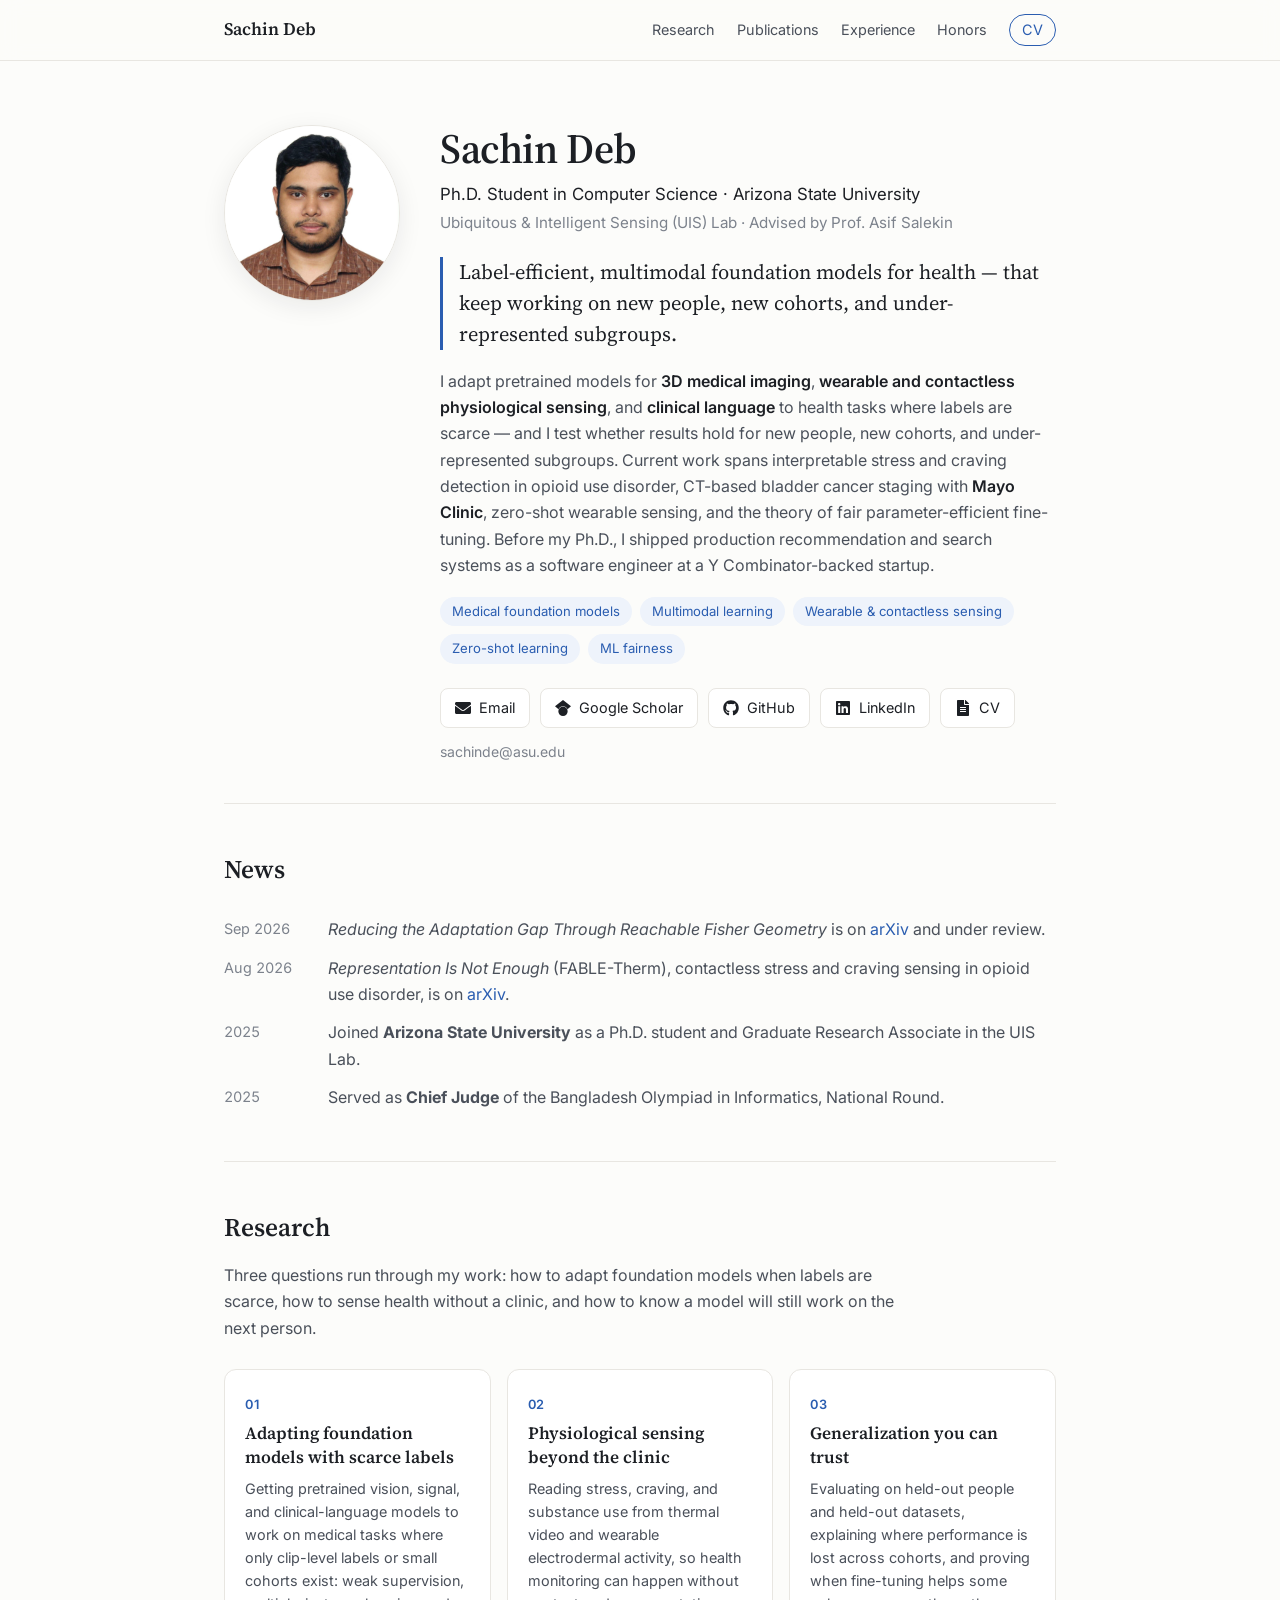
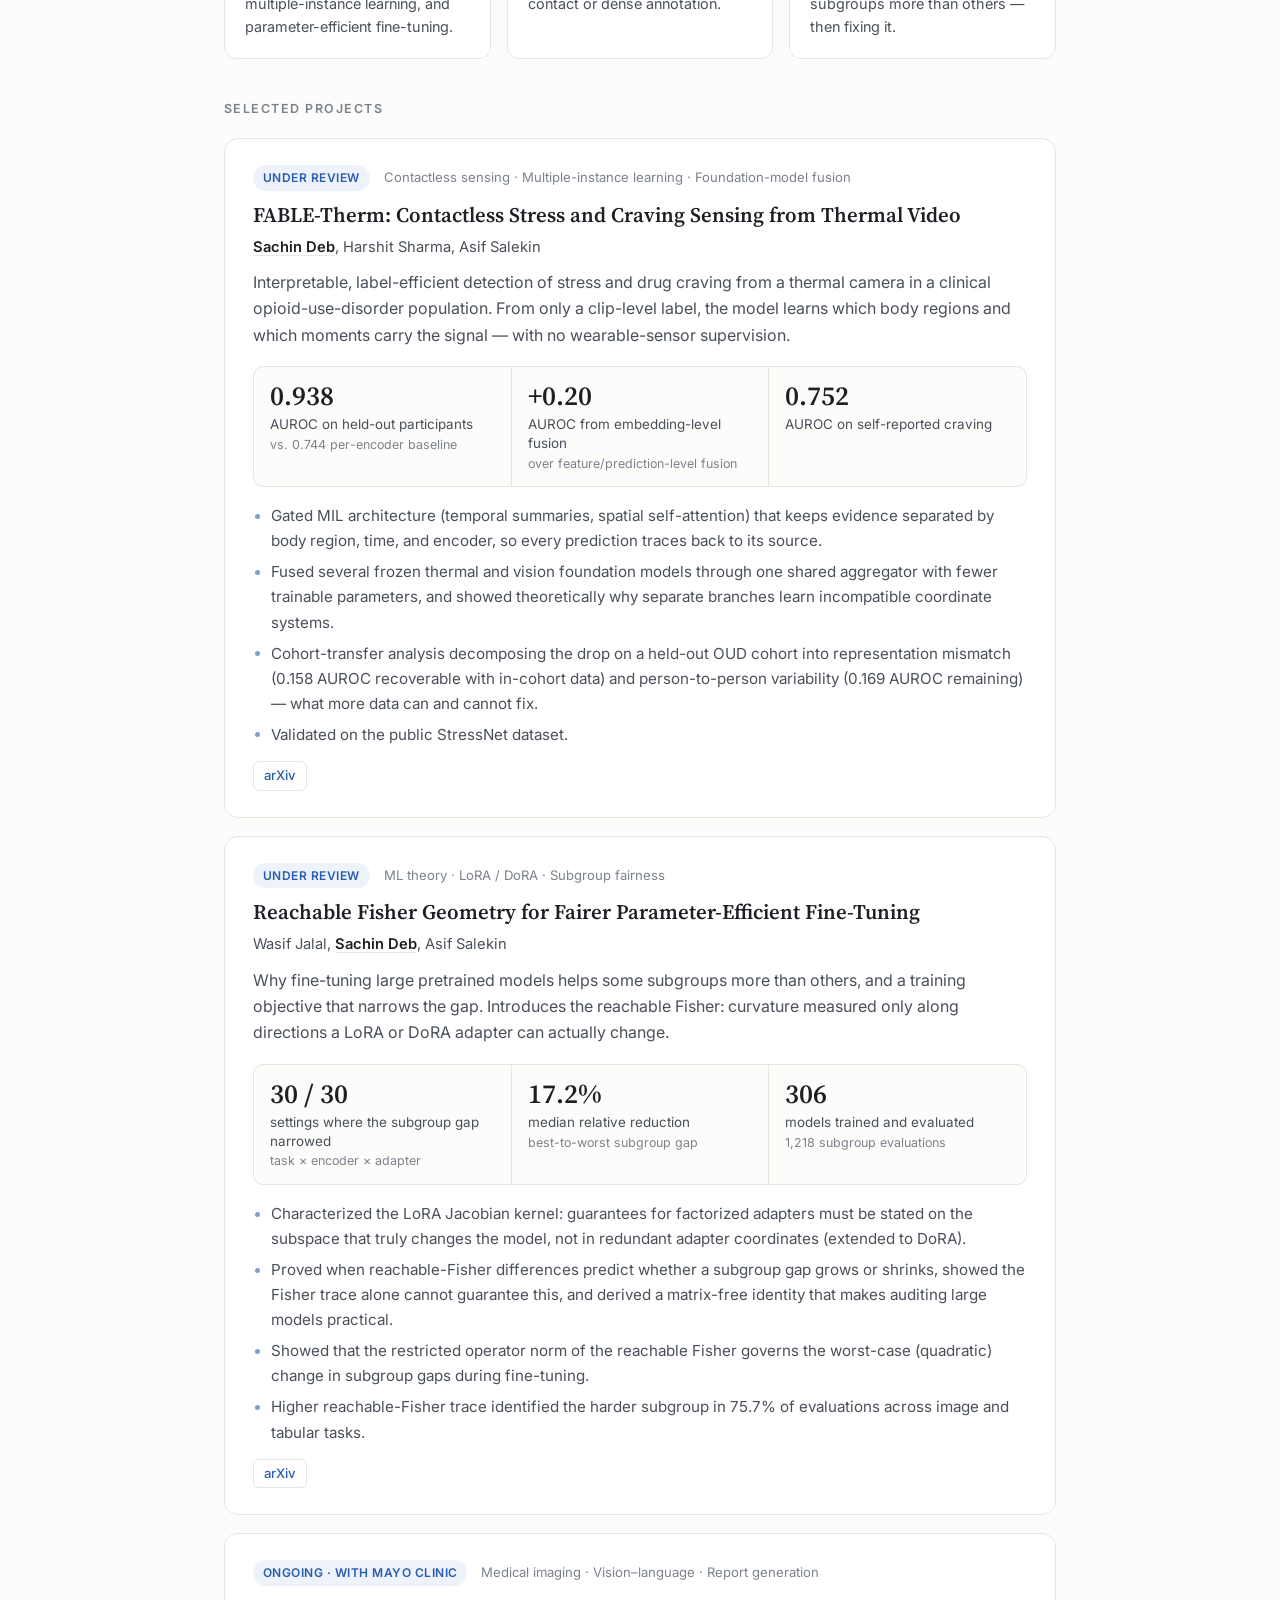
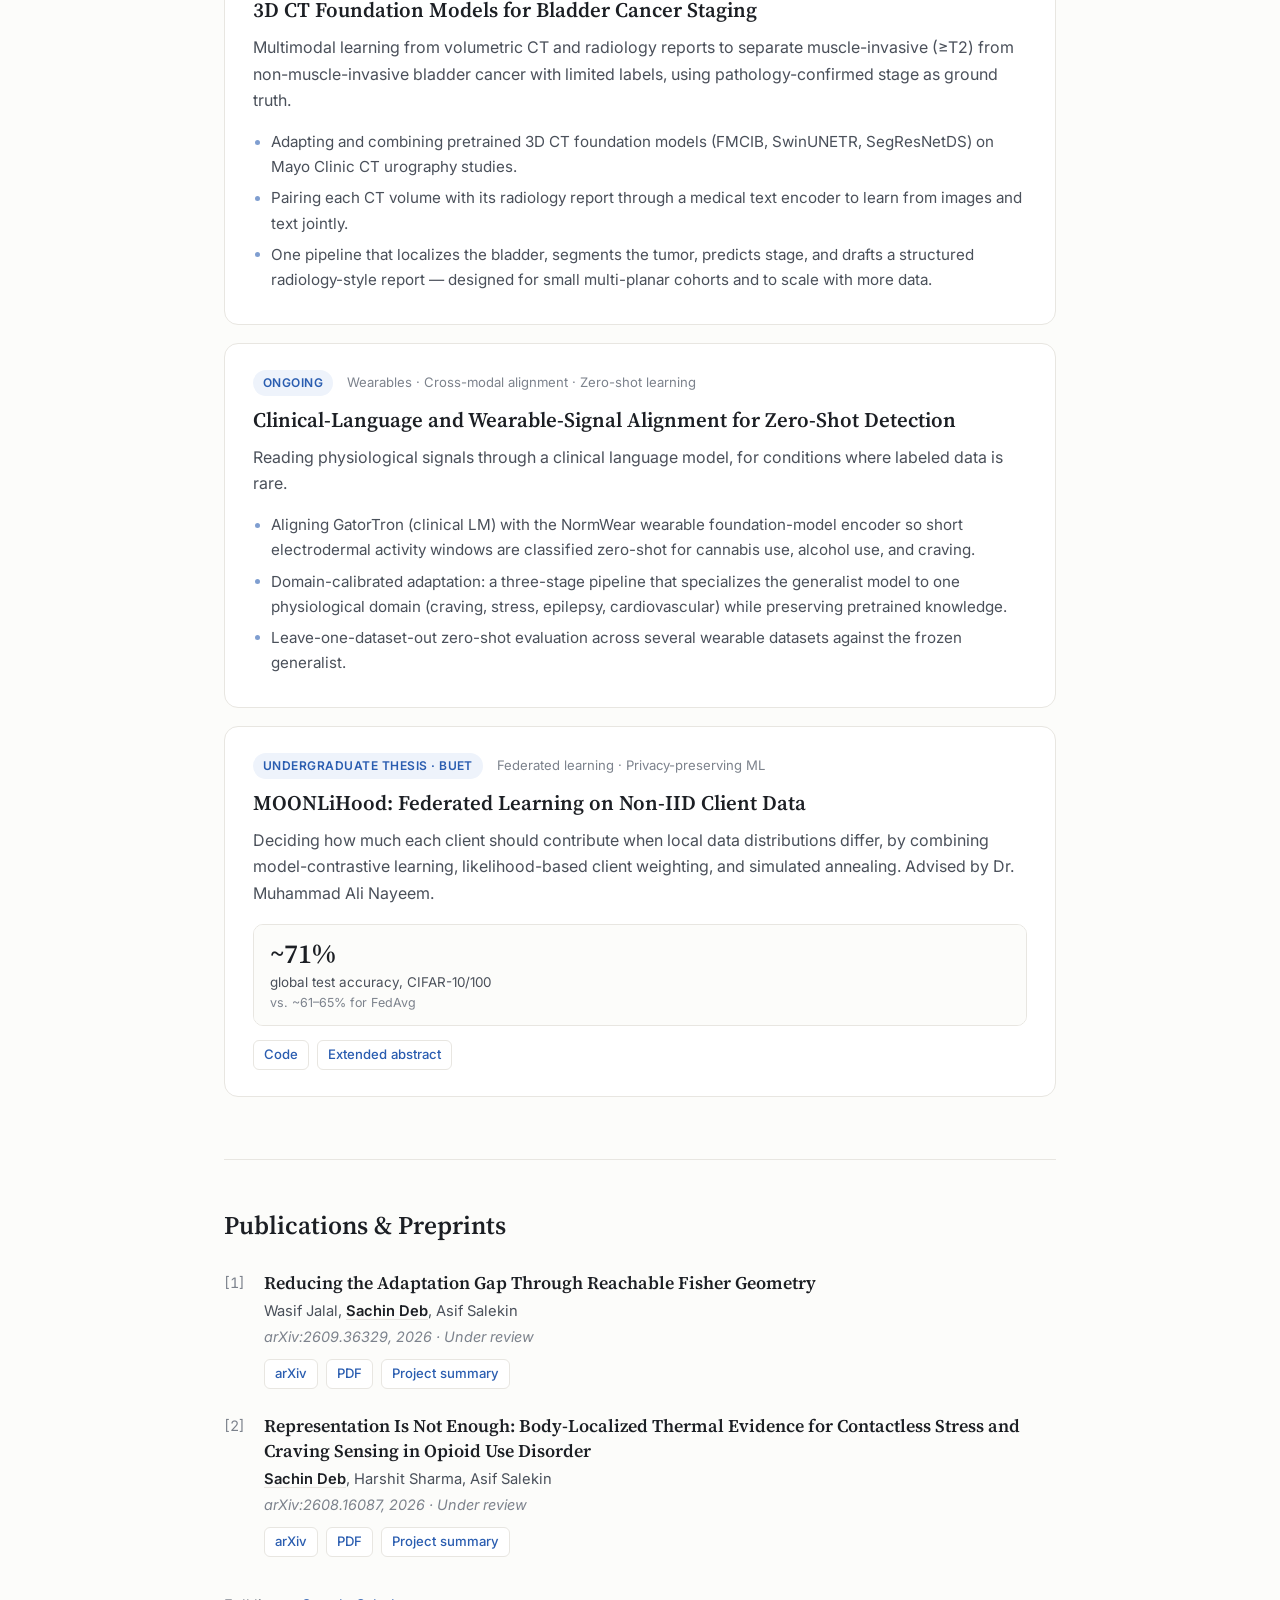
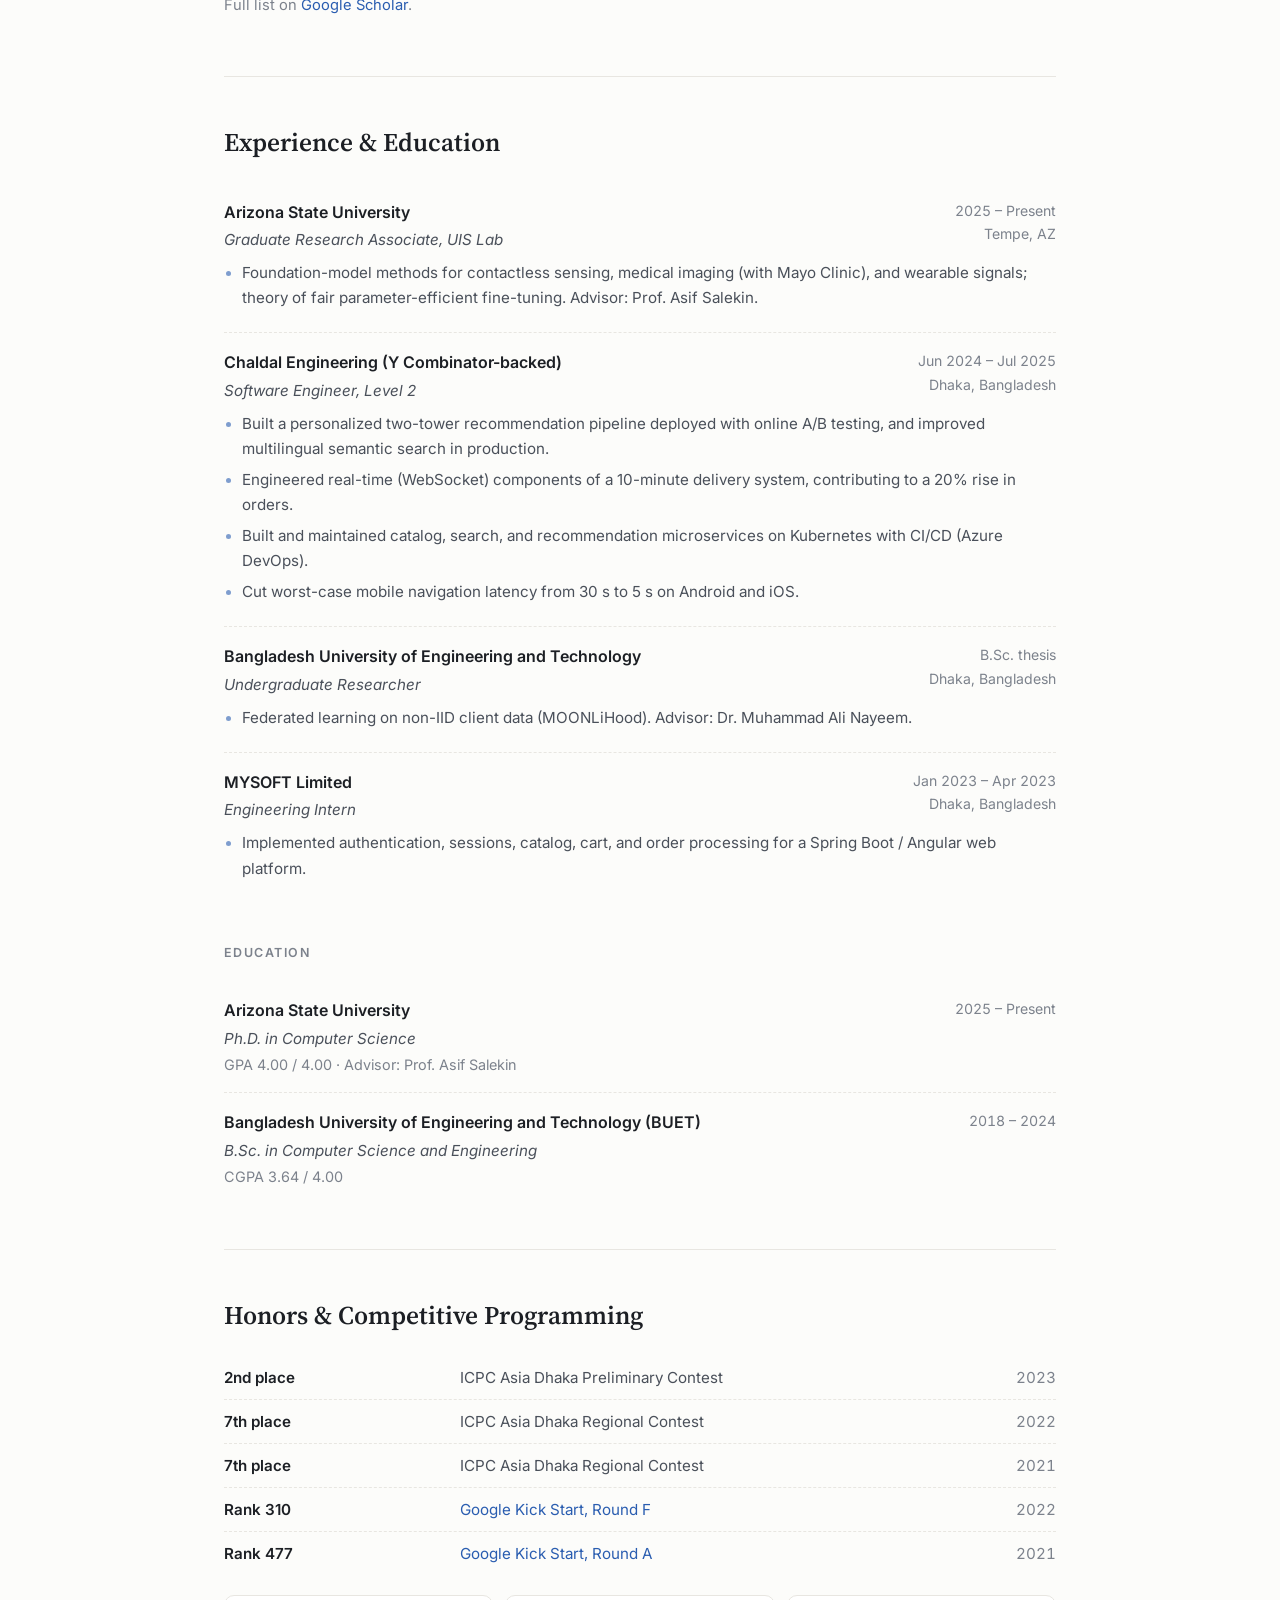
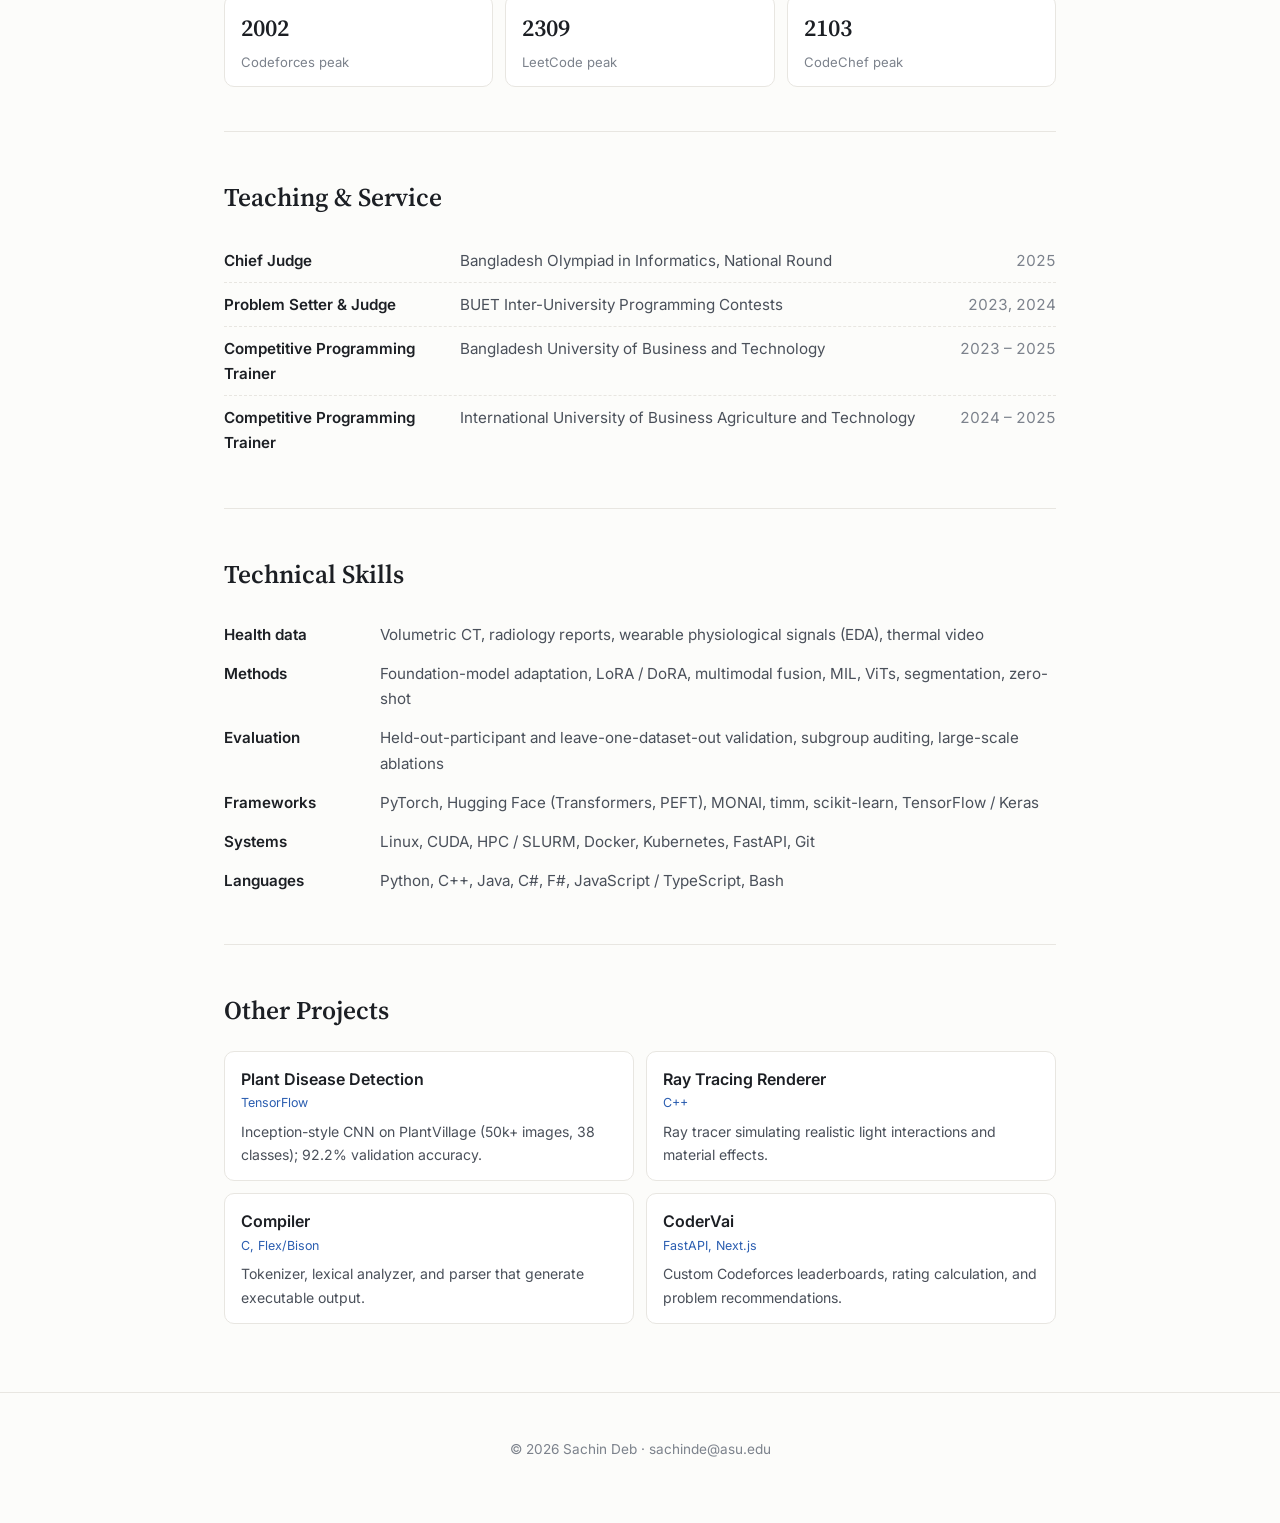
<file: index.html>
<!doctype html><html lang="en"><head><meta charset="utf-8"/><link rel="icon" href="/favicon.ico"/><meta name="viewport" content="width=device-width,initial-scale=1"/><meta name="theme-color" content="#fcfcfa"/><meta name="description" content="Sachin Deb — Ph.D. student in Computer Science at Arizona State University. Label-efficient, multimodal foundation models for health: medical imaging, wearable and contactless sensing, and fair fine-tuning."/><meta name="author" content="Sachin Deb"/><meta property="og:title" content="Sachin Deb — Ph.D. Student, Arizona State University"/><meta property="og:description" content="Label-efficient, multimodal foundation models for health."/><meta property="og:type" content="website"/><meta property="og:url" content="https://sachin-deb.github.io"/><link rel="apple-touch-icon" href="/logo192.png"/><link rel="manifest" href="/manifest.json"/><link rel="preconnect" href="https://fonts.googleapis.com"/><link rel="preconnect" href="https://fonts.gstatic.com" crossorigin/><link href="https://fonts.googleapis.com/css2?family=Inter:wght@400;500;600&family=Source+Serif+4:opsz,wght@8..60,400;8..60,600&display=swap" rel="stylesheet"/><title>Sachin Deb · Ph.D. Student, Arizona State University</title><script defer="defer" src="/static/js/main.8ea1b2f7.js"></script><link href="/static/css/main.42e2adc8.css" rel="stylesheet"></head><body><noscript>You need to enable JavaScript to run this app.</noscript><div id="root"></div></body></html>
</file>
<file: static/css/main.42e2adc8.css>
:root{--bg:#fcfcfa;--surface:#fff;--ink:#1c1f24;--ink-2:#4a505a;--ink-3:#7c828c;--line:#e8e6e1;--accent:#2a5db0;--accent-soft:#eef3fb;--serif:"Source Serif 4",Georgia,"Times New Roman",serif;--sans:"Inter",-apple-system,BlinkMacSystemFont,"Segoe UI",Roboto,sans-serif;--max:880px}*{box-sizing:border-box}html{scroll-behavior:smooth;scroll-padding-top:72px}body{-webkit-font-smoothing:antialiased;background:#fcfcfa;background:var(--bg);color:#1c1f24;color:var(--ink);font-family:Inter,-apple-system,BlinkMacSystemFont,Segoe UI,Roboto,sans-serif;font-family:var(--sans);font-size:16px;line-height:1.65;margin:0}a{color:#2a5db0;color:var(--accent);text-decoration:none}a:hover{text-decoration:underline;text-underline-offset:3px}h1,h2,h3{color:#1c1f24;color:var(--ink);font-family:"Source Serif 4",Georgia,Times New Roman,serif;font-family:var(--serif);font-weight:600;margin:0}dd,dl,ol,ul{margin:0;padding:0}ol,ul{list-style:none}.container{margin:0 auto;max-width:880px;max-width:var(--max);padding:0 24px}.muted{color:#7c828c;color:var(--ink-3);font-size:.92rem;margin-top:16px}.nav{backdrop-filter:saturate(180%) blur(10px);-webkit-backdrop-filter:saturate(180%) blur(10px);background:#fcfcfad9;border-bottom:1px solid #e8e6e1;border-bottom:1px solid var(--line);position:-webkit-sticky;position:sticky;top:0;z-index:10}.nav-inner{align-items:center;display:flex;gap:16px;justify-content:space-between;margin:0 auto;max-width:880px;max-width:var(--max);padding:14px 24px}.nav-name{color:#1c1f24;color:var(--ink);font-family:"Source Serif 4",Georgia,Times New Roman,serif;font-family:var(--serif);font-size:1.1rem;font-weight:600}.nav-name:hover{text-decoration:none}.nav-links{align-items:center;display:flex;font-size:.9rem;gap:22px}.nav-links a{color:#4a505a;color:var(--ink-2)}.nav-links a:hover{color:#2a5db0;color:var(--accent);text-decoration:none}.nav-links .nav-cv{border:1px solid #2a5db0;border:1px solid var(--accent);border-radius:999px;color:#2a5db0;color:var(--accent);padding:3px 12px}.nav-links .nav-cv:hover{background:#2a5db0;background:var(--accent);color:#fff}.hero{grid-gap:40px;align-items:start;display:grid;gap:40px;grid-template-columns:176px 1fr;padding:64px 0 40px}.hero-photo{border:1px solid #e8e6e1;border:1px solid var(--line);border-radius:50%;box-shadow:0 6px 24px #1c1f2414;height:176px;object-fit:cover;width:176px}.hero h1{font-size:2.6rem;letter-spacing:-.01em;line-height:1.15}.hero-role{color:#1c1f24;color:var(--ink);font-size:1.05rem;margin:8px 0 0}.hero-lab{color:#7c828c;color:var(--ink-3);font-size:.95rem;margin:2px 0 0}.hero-tagline{border-left:3px solid #2a5db0;border-left:3px solid var(--accent);color:#1c1f24;color:var(--ink);font-family:"Source Serif 4",Georgia,Times New Roman,serif;font-family:var(--serif);font-size:1.28rem;line-height:1.5;margin:22px 0 0;padding-left:16px}.hero-bio{color:#4a505a;color:var(--ink-2);margin:18px 0 0}.hero-bio strong{color:#1c1f24;color:var(--ink);font-weight:600}.hero-interests{display:flex;flex-wrap:wrap;gap:8px;margin-top:18px}.hero-interests li{background:#eef3fb;background:var(--accent-soft);border-radius:999px;color:#2a5db0;color:var(--accent);font-size:.82rem;padding:4px 12px}.hero-links{display:flex;flex-wrap:wrap;gap:10px;margin-top:24px}.hero-links a{align-items:center;background:#fff;background:var(--surface);border:1px solid #e8e6e1;border:1px solid var(--line);border-radius:8px;color:#1c1f24;color:var(--ink);display:inline-flex;font-size:.9rem;gap:8px;padding:7px 14px;transition:border-color .15s,color .15s}.hero-links a:hover{border-color:#2a5db0;border-color:var(--accent);color:#2a5db0;color:var(--accent);text-decoration:none}.hero-links svg{font-size:1rem}.hero-email{color:#7c828c;color:var(--ink-3);font-size:.88rem;margin:12px 0 0}.section{border-top:1px solid #e8e6e1;border-top:1px solid var(--line);padding:44px 0}.section>h2{font-size:1.6rem;margin-bottom:20px}.section-intro{color:#4a505a;color:var(--ink-2);margin:-6px 0 28px;max-width:70ch}.subhead{color:#7c828c;color:var(--ink-3);font-family:Inter,-apple-system,BlinkMacSystemFont,Segoe UI,Roboto,sans-serif;font-family:var(--sans);font-size:.78rem;font-weight:600;letter-spacing:.12em;margin:40px 0 18px;text-transform:uppercase}.news li{grid-gap:16px;color:#4a505a;color:var(--ink-2);display:grid;gap:16px;grid-template-columns:88px 1fr;padding:6px 0}.news-date{font-feature-settings:"tnum";color:#7c828c;color:var(--ink-3);font-size:.9rem;font-variant-numeric:tabular-nums;padding-top:1px}.themes{grid-gap:16px;display:grid;gap:16px;grid-template-columns:repeat(3,1fr)}.theme{background:#fff;background:var(--surface);border:1px solid #e8e6e1;border:1px solid var(--line);border-radius:12px;padding:20px}.theme-num{color:#2a5db0;color:var(--accent);font-size:.8rem;font-weight:600;letter-spacing:.05em}.theme h3{font-size:1.08rem;line-height:1.35;margin:6px 0 8px}.theme p{color:#4a505a;color:var(--ink-2);font-size:.9rem;line-height:1.6;margin:0}.project{background:#fff;background:var(--surface);border:1px solid #e8e6e1;border:1px solid var(--line);border-radius:14px;margin-bottom:18px;padding:26px 28px}.project-head{align-items:center;display:flex;flex-wrap:wrap;gap:6px 14px;margin-bottom:10px}.project-status{background:#eef3fb;background:var(--accent-soft);border-radius:999px;color:#2a5db0;color:var(--accent);font-size:.75rem;font-weight:600;letter-spacing:.04em;padding:3px 10px;text-transform:uppercase}.project-area{color:#7c828c;color:var(--ink-3);font-size:.82rem}.project h3{font-size:1.3rem;line-height:1.35}.project .authors{margin-top:6px}.project-summary{color:#4a505a;color:var(--ink-2);margin:10px 0 0}.metrics{grid-gap:1px;background:#e8e6e1;background:var(--line);border:1px solid #e8e6e1;border:1px solid var(--line);border-radius:10px;display:grid;gap:1px;grid-template-columns:repeat(auto-fit,minmax(180px,1fr));margin-top:18px;overflow:hidden}.metric{background:#fcfcfa;background:var(--bg);padding:14px 16px}.metric dt{font-feature-settings:"tnum";color:#1c1f24;color:var(--ink);font-family:"Source Serif 4",Georgia,Times New Roman,serif;font-family:var(--serif);font-size:1.7rem;font-variant-numeric:tabular-nums;font-weight:600;line-height:1.1}.metric dd{color:#4a505a;color:var(--ink-2);font-size:.84rem;line-height:1.4;margin-top:4px}.metric dd span{color:#7c828c;color:var(--ink-3);display:block;font-size:.78rem;margin-top:2px}.project-points{margin-top:16px}.entry-points li,.project-points li{color:#4a505a;color:var(--ink-2);font-size:.95rem;margin:6px 0;padding-left:18px;position:relative}.entry-points li:before,.project-points li:before{background:#2a5db0;background:var(--accent);border-radius:50%;content:"";height:5px;left:2px;opacity:.6;position:absolute;top:.7em;width:5px}.pill-links{display:flex;flex-wrap:wrap;gap:8px;margin-top:14px}.pill-links a{background:#fff;background:var(--surface);border:1px solid #e8e6e1;border:1px solid var(--line);border-radius:6px;color:#2a5db0;color:var(--accent);font-size:.82rem;font-weight:500;padding:3px 10px}.pill-links a:hover{border-color:#2a5db0;border-color:var(--accent);text-decoration:none}.authors{color:#4a505a;color:var(--ink-2);font-size:.92rem;margin:4px 0 0}.authors strong{color:#1c1f24;color:var(--ink);font-weight:600;text-decoration:underline;-webkit-text-decoration-color:#e8e6e1;text-decoration-color:#e8e6e1;-webkit-text-decoration-color:var(--line);text-decoration-color:var(--line);text-underline-offset:3px}.pubs{counter-reset:pub}.pub{counter-increment:pub;padding:4px 0 20px 40px;position:relative}.pub:before{font-feature-settings:"tnum";color:#7c828c;color:var(--ink-3);content:"[" counter(pub) "]";font-size:.9rem;font-variant-numeric:tabular-nums;left:0;position:absolute;top:5px}.pub-title{font-family:"Source Serif 4",Georgia,Times New Roman,serif;font-family:var(--serif);font-size:1.12rem;font-weight:600;line-height:1.4;margin:0}.pub-venue{color:#7c828c;color:var(--ink-3);font-size:.9rem;font-style:italic;margin:2px 0 0}.pub .pill-links{margin-top:10px}.entry{border-bottom:1px dashed #e8e6e1;border-bottom:1px dashed var(--line);padding:16px 0}.entry:last-child{border-bottom:none}.entry-head{display:flex;gap:24px;justify-content:space-between}.entry h3{font-family:Inter,-apple-system,BlinkMacSystemFont,Segoe UI,Roboto,sans-serif;font-family:var(--sans);font-size:1rem;font-weight:600}.entry-role{color:#4a505a;color:var(--ink-2);font-size:.95rem;font-style:italic;margin:2px 0 0}.entry-detail{font-size:.9rem;margin:2px 0 0}.entry-detail,.entry-meta{color:#7c828c;color:var(--ink-3)}.entry-meta{font-feature-settings:"tnum";align-items:flex-end;display:flex;flex-direction:column;font-size:.88rem;font-variant-numeric:tabular-nums;text-align:right;white-space:nowrap}.entry-points{margin-top:8px}.rows li{grid-gap:16px;border-bottom:1px dashed #e8e6e1;border-bottom:1px dashed var(--line);display:grid;font-size:.95rem;gap:16px;grid-template-columns:220px 1fr auto;padding:9px 0}.rows li:last-child{border-bottom:none}.row-key{font-weight:600}.row-text{color:#4a505a;color:var(--ink-2)}.row-date{font-feature-settings:"tnum";color:#7c828c;color:var(--ink-3);font-variant-numeric:tabular-nums}.ratings{display:flex;flex-wrap:wrap;gap:12px;margin-top:20px}.rating{background:#fff;background:var(--surface);border:1px solid #e8e6e1;border:1px solid var(--line);border-radius:10px;flex:1 1 140px;padding:12px 16px}.rating-value{display:block;font-family:"Source Serif 4",Georgia,Times New Roman,serif;font-family:var(--serif);font-size:1.5rem;font-weight:600}.rating-site{color:#7c828c;color:var(--ink-3);font-size:.82rem}.skills>div{grid-gap:16px;display:grid;font-size:.95rem;gap:16px;grid-template-columns:140px 1fr;padding:7px 0}.skills dt{font-weight:600}.skills dd{color:#4a505a;color:var(--ink-2)}.mini-projects{grid-gap:12px;display:grid;gap:12px;grid-template-columns:repeat(2,1fr)}.mini-project{background:#fff;background:var(--surface);border:1px solid #e8e6e1;border:1px solid var(--line);border-radius:10px;color:#1c1f24;color:var(--ink);display:flex;flex-direction:column;padding:14px 16px;transition:border-color .15s}.mini-project:hover{border-color:#2a5db0;border-color:var(--accent);text-decoration:none}.mini-name{font-weight:600}.mini-tech{color:#2a5db0;color:var(--accent);font-size:.78rem;margin-top:1px}.mini-text{color:#4a505a;color:var(--ink-2);font-size:.88rem;margin-top:6px}.footer{border-top:1px solid #e8e6e1;border-top:1px solid var(--line);color:#7c828c;color:var(--ink-3);font-size:.85rem;margin-top:24px;padding:32px 24px 48px;text-align:center}@media (max-width:760px){.nav-links a:not(.nav-cv){display:none}.hero{gap:24px;grid-template-columns:1fr;padding-top:40px;text-align:left}.hero-photo{height:128px;width:128px}.hero h1{font-size:2.1rem}.mini-projects,.themes{grid-template-columns:1fr}.project{padding:20px}.metrics{grid-template-columns:1fr}.entry-head{flex-direction:column;gap:4px}.entry-meta{align-items:flex-start;flex-direction:row;gap:12px;text-align:left}.rows li{grid-template-columns:1fr auto}.rows .row-text{grid-column:1/-1;grid-row:2}.skills>div{gap:2px}.news li,.skills>div{grid-template-columns:1fr}.news li{gap:0}}
/*# sourceMappingURL=main.42e2adc8.css.map*/
</file>
